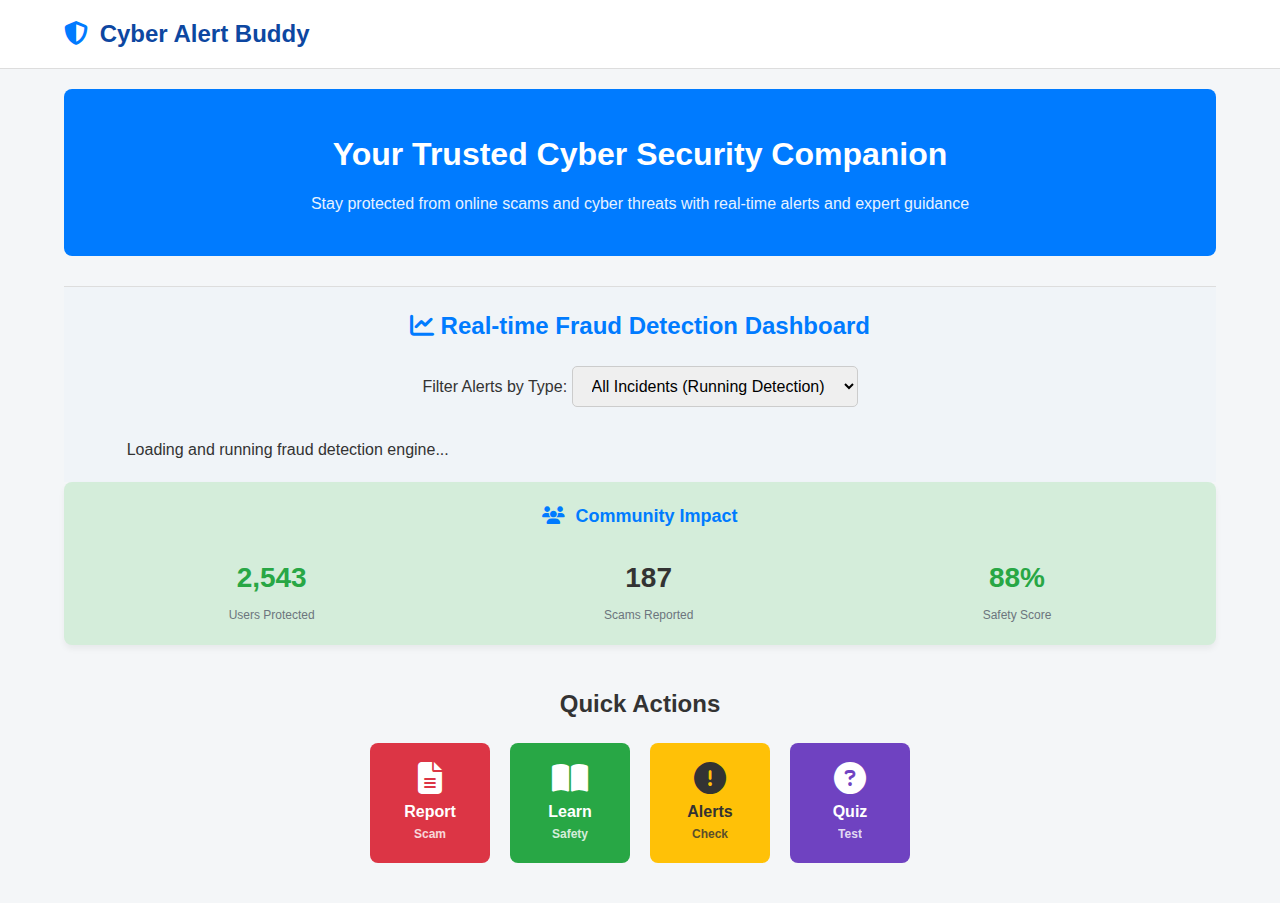
<file: index.html>
<!DOCTYPE html>
<html lang="en">
<head>
    <meta charset="UTF-8">
    <meta name="viewport" content="width=device-width, initial-scale=1.0">
    <title>Cyber Alert Buddy - Dashboard</title>
    <link rel="stylesheet" href="styles.css">
    <link rel="stylesheet" href="https://cdnjs.cloudflare.com/ajax/libs/font-awesome/6.5.2/css/all.min.css">
</head>
<body>
    <header class="header">
        <div class="logo">
            <i class="fas fa-shield-alt"></i> Cyber Alert Buddy
        </div>
    </header>

    <main class="dashboard-main">
        <section class="hero-banner">
            <h1>Your Trusted Cyber Security Companion</h1>
            <p>Stay protected from online scams and cyber threats with real-time alerts and expert guidance</p>
        </section>
<section class="fraud-detection-section">
    <div id="accuracy-display"></div> 

    <h2 class="section-title"><i class="fas fa-chart-line"></i> Real-time Fraud Detection Dashboard</h2>

    <div class="filters">
        <label for="scam-type-filter">Filter Alerts by Type:</label>
        <select id="scam-type-filter" onchange="filterAlerts()">
            <option value="all">All Incidents (Running Detection)</option>
            <option value="Phishing">Phishing</option>
            <option value="Investment Fraud">Investment Fraud</option>
            <option value="Tech Support Scam">Tech Support Scam</option>
            <option value="Genuine Report">Safe/Genuine</option>
        </select>
    </div>

    <div id="alerts-container" class="alerts-grid">
        <p style="text-align:center;">Loading and running fraud detection engine...</p>
    </div>
</section>

                <div class="card community-impact">
                    <h2 class="card-title"><i class="fas fa-users"></i> Community Impact</h2>
                    <div class="impact-stats">
                        <div class="stat-item">
                            <span class="stat-number green-text">2,543</span>
                            <span class="stat-label">Users Protected</span>
                        </div>
                        <div class="stat-item">
                            <span class="stat-number">187</span>
                            <span class="stat-label">Scams Reported</span>
                        </div>
                        <div class="stat-item">
                            <span class="stat-number green-text">88%</span>
                            <span class="stat-label">Safety Score</span>
                        </div>
                    </div>
                </div>
            </div>
        </div>
        
        <section class="quick-actions">
            <h2>Quick Actions</h2>
            <div class="actions-grid">
                <a href="#" class="action-item red-bg">
                    <i class="fas fa-file-alt"></i>
                    <span>Report</span>
                    <small>Scam</small>
                </a>
                <a href="learning.html" class="action-item green-bg">
                    <i class="fas fa-book-open"></i>
                    <span>Learn</span>
                    <small>Safety</small>
                </a>
                <a href="#" class="action-item yellow-bg">
                    <i class="fas fa-exclamation-circle"></i>
                    <span>Alerts</span>
                    <small>Check</small>
                </a>
                <a href="#" class="action-item purple-bg">
                    <i class="fas fa-question-circle"></i>
                    <span>Quiz</span>
                    <small>Test</small>
                </a>
            </div>
        </section>
    </main>
    <script src="script.js"></script>
</body>
</html>
</file>
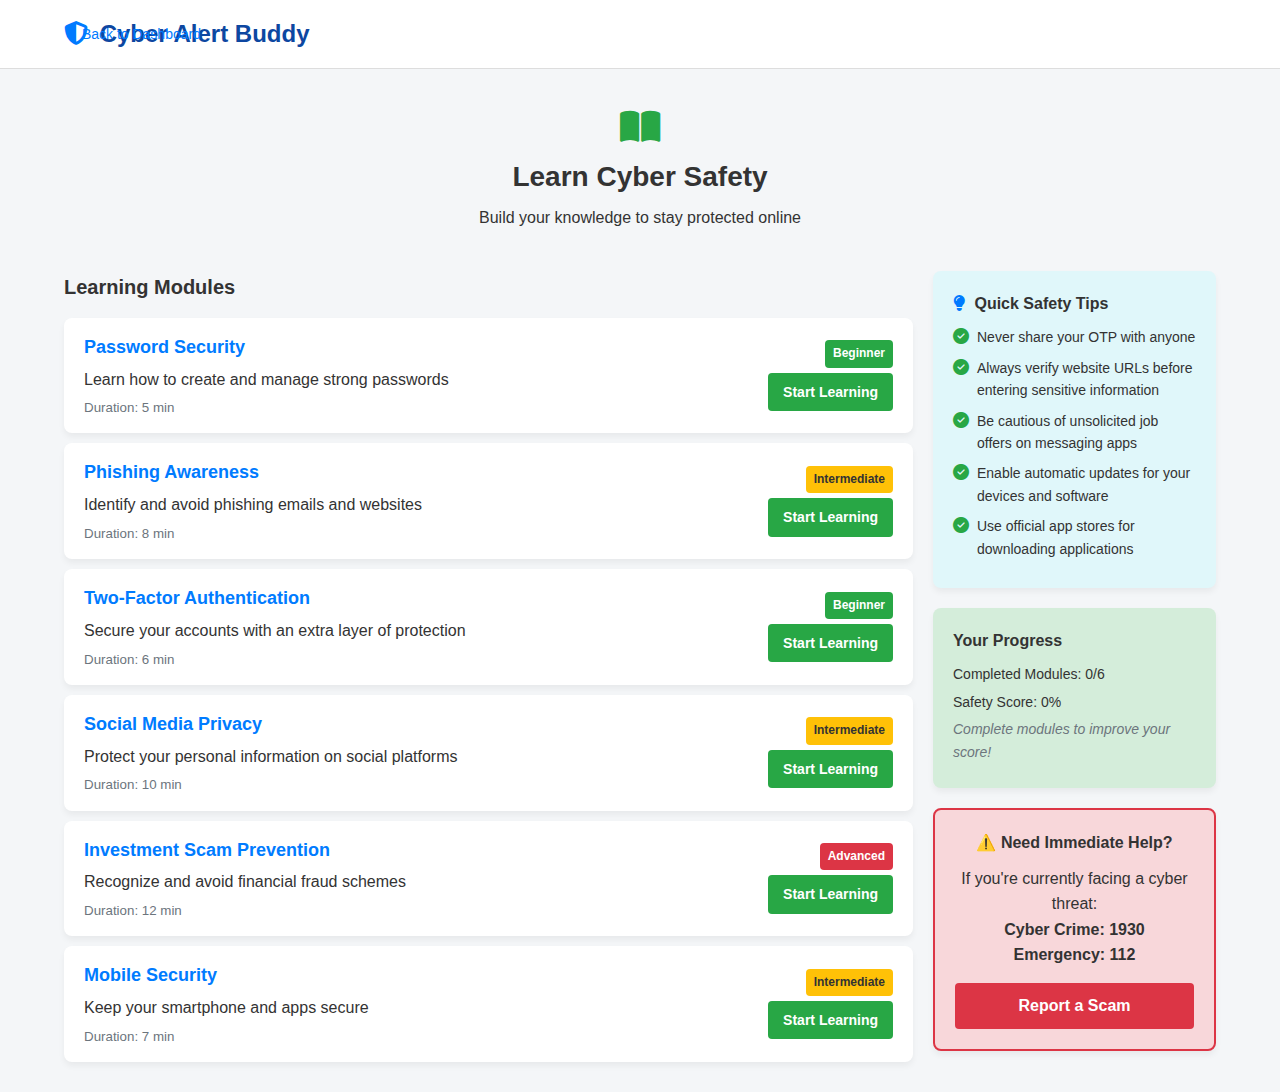
<file: learning.html>
<!DOCTYPE html>
<html lang="en">
<head>
    <meta charset="UTF-8">
    <meta name="viewport" content="width=device-width, initial-scale=1.0">
    <title>Cyber Alert Buddy - Learn Safety</title>
    <link rel="stylesheet" href="styles.css">
    <link rel="stylesheet" href="https://cdnjs.cloudflare.com/ajax/libs/font-awesome/6.5.2/css/all.min.css">
</head>
<body>
    <header class="header">
        <div class="logo">
            <i class="fas fa-shield-alt"></i> Cyber Alert Buddy
        </div>
        <a href="index.html" class="back-link">← Back to Dashboard</a>
    </header>

    <main class="learning-main">
        <div class="learning-header">
            <i class="fas fa-book-open"></i>
            <h2>Learn Cyber Safety</h2>
            <p>Build your knowledge to stay protected online</p>
        </div>

        <div class="learning-content-grid">
            <section class="learning-modules">
                <h3>Learning Modules</h3>
                
                <div class="module-item">
                    <div class="module-info">
                        <h4>Password Security</h4>
                        <p>Learn how to create and manage strong passwords</p>
                        <small>Duration: 5 min</small>
                    </div>
                    <div class="module-action">
                        <span class="badge beginner-badge">Beginner</span>
                        <a href="#" class="button start-learning-button">Start Learning</a>
                    </div>
                </div>

                <div class="module-item">
                    <div class="module-info">
                        <h4>Phishing Awareness</h4>
                        <p>Identify and avoid phishing emails and websites</p>
                        <small>Duration: 8 min</small>
                    </div>
                    <div class="module-action">
                        <span class="badge intermediate-badge">Intermediate</span>
                        <a href="#" class="button start-learning-button">Start Learning</a>
                    </div>
                </div>
                
                <div class="module-item">
                    <div class="module-info">
                        <h4>Two-Factor Authentication</h4>
                        <p>Secure your accounts with an extra layer of protection</p>
                        <small>Duration: 6 min</small>
                    </div>
                    <div class="module-action">
                        <span class="badge beginner-badge">Beginner</span>
                        <a href="#" class="button start-learning-button">Start Learning</a>
                    </div>
                </div>

                <div class="module-item">
                    <div class="module-info">
                        <h4>Social Media Privacy</h4>
                        <p>Protect your personal information on social platforms</p>
                        <small>Duration: 10 min</small>
                    </div>
                    <div class="module-action">
                        <span class="badge intermediate-badge">Intermediate</span>
                        <a href="#" class="button start-learning-button">Start Learning</a>
                    </div>
                </div>

                <div class="module-item">
                    <div class="module-info">
                        <h4>Investment Scam Prevention</h4>
                        <p>Recognize and avoid financial fraud schemes</p>
                        <small>Duration: 12 min</small>
                    </div>
                    <div class="module-action">
                        <span class="badge advanced-badge">Advanced</span>
                        <a href="#" class="button start-learning-button">Start Learning</a>
                    </div>
                </div>
                
                <div class="module-item">
                    <div class="module-info">
                        <h4>Mobile Security</h4>
                        <p>Keep your smartphone and apps secure</p>
                        <small>Duration: 7 min</small>
                    </div>
                    <div class="module-action">
                        <span class="badge intermediate-badge">Intermediate</span>
                        <a href="#" class="button start-learning-button">Start Learning</a>
                    </div>
                </div>

            </section>
            
            <aside class="learning-sidebar">
                
                <div class="card tips-box blue-bg-light">
                    <h4><i class="fas fa-lightbulb"></i> Quick Safety Tips</h4>
                    <ul>
                        <li><i class="fas fa-check-circle"></i> Never share your OTP with anyone</li>
                        <li><i class="fas fa-check-circle"></i> Always verify website URLs before entering sensitive information</li>
                        <li><i class="fas fa-check-circle"></i> Be cautious of unsolicited job offers on messaging apps</li>
                        <li><i class="fas fa-check-circle"></i> Enable automatic updates for your devices and software</li>
                        <li><i class="fas fa-check-circle"></i> Use official app stores for downloading applications</li>
                    </ul>
                </div>
                
                <div class="card progress-box green-bg-light">
                    <h4>Your Progress</h4>
                    <p>Completed Modules: <span>0/6</span></p>
                    <p>Safety Score: <span>0%</span></p>
                    <p class="progress-message">Complete modules to improve your score!</p>
                </div>
                
                <div class="card help-box red-bg-light">
                    <h4>⚠️ Need Immediate Help?</h4>
                    <p>If you're currently facing a cyber threat:</p>
                    <p><strong>Cyber Crime: 1930</strong></p>
                    <p><strong>Emergency: 112</strong></p>
                    <a href="#" class="button report-scam-button">Report a Scam</a>
                </div>

            </aside>
        </div>
    </main>
</body>
</html>
</file>
<file: styles.css>
/* Base Styles */
:root {
    --primary-blue: #007bff;
    --dark-blue: #0d47a1;
    --light-blue: #e0f7fa;
    --red: #dc3545;
    --light-red: #f8d7da;
    --yellow: #ffc107;
    --light-yellow: #fff3cd;
    --green: #28a745;
    --light-green: #d4edda;
    --purple: #6f42c1;
    --text-dark: #333;
    --text-light: #fff;
    --border-color: #ddd;
    --card-shadow: 0 4px 6px rgba(0, 0, 0, 0.05);
}

* {
    box-sizing: border-box;
    margin: 0;
    padding: 0;
    font-family: Arial, sans-serif;
}

body {
    background-color: #f4f6f8;
    color: var(--text-dark);
    line-height: 1.6;
}

.header {
    background-color: var(--text-light);
    padding: 15px 5%;
    border-bottom: 1px solid var(--border-color);
    display: flex;
    justify-content: space-between;
    align-items: center;
    position: relative;
}

.logo {
    font-size: 24px;
    font-weight: bold;
    color: var(--dark-blue);
}

.logo i {
    color: var(--primary-blue);
    margin-right: 5px;
}

.back-link {
    font-size: 14px;
    color: var(--primary-blue);
    text-decoration: none;
    position: absolute;
    left: 5%;
    top: 50%;
    transform: translateY(-50%);
}

.card {
    background-color: var(--text-light);
    border-radius: 8px;
    padding: 20px;
    margin-bottom: 20px;
    box-shadow: var(--card-shadow);
}

.card-title {
    font-size: 18px;
    font-weight: 600;
    margin-bottom: 15px;
    color: var(--primary-blue);
}

.card-title i {
    margin-right: 5px;
    color: var(--primary-blue);
}

/* General Buttons */
.button {
    display: inline-block;
    padding: 10px 20px;
    border-radius: 4px;
    text-decoration: none;
    font-weight: bold;
    text-align: center;
    transition: background-color 0.2s;
    cursor: pointer;
    border: none;
}

.primary-button {
    background-color: var(--primary-blue);
    color: var(--text-light);
}

.secondary-button {
    background-color: #e9ecef;
    color: var(--text-dark);
}

.primary-button:hover { background-color: var(--dark-blue); }
.secondary-button:hover { background-color: #ced4da; }

/* ------------------- DASHBOARD STYLES ------------------- */
.dashboard-main {
    padding: 20px 5%;
}

.hero-banner {
    background-color: var(--primary-blue);
    color: var(--text-light);
    padding: 40px;
    border-radius: 8px;
    text-align: center;
    margin-bottom: 30px;
}

.hero-banner h1 {
    font-size: 32px;
    margin-bottom: 10px;
}

.hero-banner p {
    opacity: 0.9;
}

.content-grid {
    display: grid;
    grid-template-columns: 2fr 1fr; /* Left is wider than right */
    gap: 20px;
}

/* Emergency Contacts */
.contact-item {
    padding: 15px;
    border-radius: 6px;
    margin-top: 10px;
    color: var(--text-light);
}

.red-bg {
    background-color: var(--red);
}

.contact-item h3 {
    margin-bottom: 5px;
    font-size: 16px;
}

.contact-item p {
    font-size: 24px;
    font-weight: bold;
}

/* Alerts */
.alerts-container .card-title {
    color: var(--red);
}
.alerts-container .card-title i {
    color: var(--red);
}

.alert-item {
    padding: 10px;
    border-radius: 6px;
    margin-bottom: 10px;
}

.alert-item h4 {
    font-size: 16px;
    font-weight: 600;
    margin-bottom: 3px;
}

.red-alert { background-color: var(--light-red); border-left: 5px solid var(--red); }
.yellow-alert { background-color: var(--light-yellow); border-left: 5px solid var(--yellow); }
.blue-alert { background-color: var(--light-blue); border-left: 5px solid var(--primary-blue); }
.light-blue-alert { background-color: var(--light-blue); border-left: 5px solid var(--green); }

/* Community Impact */
.community-impact {
    text-align: center;
    background-color: var(--light-green); /* Inferred background for the box */
}

.impact-stats {
    display: flex;
    justify-content: space-around;
    padding-top: 10px;
}

.stat-item {
    display: flex;
    flex-direction: column;
    align-items: center;
}

.stat-number {
    font-size: 28px;
    font-weight: bold;
    margin-bottom: 5px;
}

.green-text { color: var(--green); }

.stat-label {
    font-size: 12px;
    color: #6c757d;
}

/* Quick Actions */
.quick-actions {
    text-align: center;
    padding: 20px 0;
}

.actions-grid {
    display: flex;
    justify-content: center;
    gap: 20px;
    margin-top: 20px;
}

.action-item {
    display: flex;
    flex-direction: column;
    align-items: center;
    justify-content: center;
    width: 120px;
    height: 120px;
    border-radius: 8px;
    color: var(--text-light);
    text-decoration: none;
    transition: transform 0.2s;
    font-weight: bold;
}

.action-item:hover {
    transform: translateY(-5px);
}

.action-item i {
    font-size: 32px;
    margin-bottom: 5px;
}

.action-item span {
    font-size: 16px;
}

.action-item small {
    font-size: 12px;
    opacity: 0.8;
}

.quick-actions .red-bg { background-color: var(--red); }
.quick-actions .green-bg { background-color: var(--green); }
.quick-actions .yellow-bg { background-color: var(--yellow); color: var(--text-dark); }
.quick-actions .purple-bg { background-color: var(--purple); }


/* ------------------- LEARNING STYLES ------------------- */
.learning-main {
    padding: 20px 5%;
}

.learning-header {
    text-align: center;
    padding: 20px 0 40px;
}

.learning-header i {
    font-size: 36px;
    color: var(--green);
    margin-bottom: 10px;
}

.learning-header h2 {
    font-size: 28px;
    margin-bottom: 5px;
}

.learning-content-grid {
    display: grid;
    grid-template-columns: 3fr 1fr; /* Modules wider than sidebar */
    gap: 20px;
}

.learning-modules h3 {
    font-size: 20px;
    margin-bottom: 15px;
}

.module-item {
    display: flex;
    justify-content: space-between;
    align-items: center;
    background-color: var(--text-light);
    padding: 15px 20px;
    margin-bottom: 10px;
    border-radius: 8px;
    box-shadow: var(--card-shadow);
}

.module-info h4 {
    font-size: 18px;
    color: var(--primary-blue);
    margin-bottom: 5px;
}

.module-info small {
    color: #6c757d;
    display: block;
    margin-top: 5px;
}

.module-action {
    display: flex;
    flex-direction: column;
    align-items: flex-end;
}

.badge {
    padding: 4px 8px;
    border-radius: 4px;
    font-size: 12px;
    font-weight: bold;
    margin-bottom: 5px;
}

.beginner-badge { background-color: var(--green); color: var(--text-light); }
.intermediate-badge { background-color: var(--yellow); color: var(--text-dark); }
.advanced-badge { background-color: var(--red); color: var(--text-light); }

.start-learning-button {
    background-color: var(--green);
    color: var(--text-light);
    padding: 8px 15px;
    font-size: 14px;
    width: auto;
}

.start-learning-button:hover {
    background-color: #1e7e34;
}

/* Learning Sidebar */
.tips-box, .progress-box, .help-box {
    padding: 20px;
    border-radius: 8px;
    margin-bottom: 20px;
    box-shadow: var(--card-shadow);
}

.tips-box h4, .progress-box h4, .help-box h4 {
    font-size: 16px;
    font-weight: bold;
    margin-bottom: 10px;
}

.tips-box h4 i { color: var(--primary-blue); margin-right: 5px; }

.blue-bg-light { background-color: var(--light-blue); }
.green-bg-light { background-color: var(--light-green); }
.red-bg-light { background-color: var(--light-red); }

.tips-box ul {
    list-style: none;
}

.tips-box ul li {
    font-size: 14px;
    margin-bottom: 8px;
    display: flex;
    align-items: flex-start;
}

.tips-box ul li i {
    color: var(--green);
    margin-right: 8px;
    font-size: 16px;
    margin-top: 2px;
}

.progress-box p {
    font-size: 14px;
    margin-bottom: 5px;
}

.progress-message {
    font-style: italic;
    color: #6c757d;
}

.help-box {
    border: 2px solid var(--red); /* Emphasize the border */
    text-align: center;
}

.report-scam-button {
    background-color: var(--red);
    color: var(--text-light);
    padding: 10px;
    margin-top: 15px;
    width: 100%;
}
/* --- New Detection Dashboard Styles --- */

.fraud-detection-section {
    padding: 20px 5%;
    background-color: #f0f4f8; 
    margin-top: 20px;
    border-top: 1px solid var(--border-color);
}

.section-title {
    text-align: center;
    color: var(--primary-blue);
    margin-bottom: 20px;
}

/* Accuracy Meter Box (Crucial for 90% claim) */
.accuracy-meter-box {
    text-align: center;
    margin: 20px auto;
    padding: 15px;
    border: 2px solid var(--green);
    max-width: 450px;
    border-radius: 8px;
    background-color: var(--light-green); 
    box-shadow: var(--card-shadow);
}

.meter-title {
    font-size: 1.1em;
    margin-bottom: 5px;
}

.meter-score {
    font-size: 1.8em;
    font-weight: bold;
    color: var(--green);
}

.meter-note {
    font-size: 0.8em;
    color: #555;
    margin-top: 5px;
}

/* Filter Styles */
.filters {
    text-align: center;
    margin-bottom: 30px;
}

#scam-type-filter {
    padding: 10px 15px;
    border: 1px solid #ccc;
    border-radius: 5px;
    font-size: 1em;
    cursor: pointer;
}

/* Alerts Grid Layout (Responsiveness) */
.alerts-grid {
    display: grid;
    grid-template-columns: 1fr; /* Default 1 column */
    gap: 20px;
    max-width: 1200px;
    margin: 0 auto;
}

/* Tablet view */
@media (min-width: 768px) {
    .alerts-grid {
        grid-template-columns: repeat(2, 1fr); 
    }
}

/* Desktop view */
@media (min-width: 1024px) {
    .alerts-grid {
        grid-template-columns: repeat(3, 1fr); 
    }
}

/* Alert Card Styling */
.alert-card-item {
    background-color: #ffffff;
    border-radius: 8px;
    box-shadow: 0 4px 8px rgba(0, 0, 0, 0.1);
    padding: 20px;
    transition: transform 0.3s;
    border-left: 5px solid var(--primary-blue);
}

.alert-card-item:hover {
    transform: translateY(-3px);
}

.card-header-dynamic {
    display: flex;
    justify-content: space-between;
    align-items: center;
    margin-bottom: 10px;
    border-bottom: 1px dashed #eee;
    padding-bottom: 8px;
}

.scam-type-tag {
    background-color: var(--primary-blue);
    color: white;
    padding: 4px 8px;
    border-radius: 4px;
    font-size: 0.8em;
    font-weight: bold;
}

.card-body-dynamic h3 {
    margin-top: 0;
    color: #333;
    font-size: 1.1em;
}

.card-footer-dynamic {
    display: flex;
    justify-content: space-between;
    align-items: center;
    margin-top: 15px;
    padding-top: 10px;
    border-top: 1px solid #eee;
}

.status {
    font-weight: bold;
    padding: 4px 8px;
    border-radius: 4px;
    color: white;
    font-size: 0.9em;
}

/* Color Coding for Detection Status */
.status.critical {
    background-color: var(--red); /* Red for FRAUD DETECTED */
}
.status.low {
    background-color: var(--green); /* Green for SAFE/UNCERTAIN */
}

.confidence-score {
    font-weight: bold;
    color: var(--primary-blue);
    font-size: 0.9em;
}
/* --- Quiz Modal Styles --- */
.modal {
    display: none; /* Hidden by default */
    position: fixed; 
    z-index: 1000; /* Must be on top of everything */
    left: 0;
    top: 0;
    width: 100%;
    height: 100%;
    overflow: auto;
    background-color: rgba(0,0,0,0.7); /* Dark semi-transparent background */
}

.modal-content {
    background-color: #fefefe;
    margin: 5% auto; /* 5% from the top and centered */
    padding: 30px;
    border: 1px solid #888;
    width: 80%; /* Width of the modal */
    max-width: 800px;
    border-radius: 10px;
    box-shadow: 0 4px 8px 0 rgba(0,0,0,0.2), 0 6px 20px 0 rgba(0,0,0,0.19);
    animation: slideIn 0.5s;
}

@keyframes slideIn {
    from {top: -300px; opacity: 0}
    to {top: 0; opacity: 1}
}

.close-btn {
    color: #aaa;
    float: right;
    font-size: 28px;
    font-weight: bold;
}

.close-btn:hover,
.close-btn:focus {
    color: #000;
    text-decoration: none;
    cursor: pointer;
}

/* --- Quiz Element Styles --- */
#quiz-section h2 {
    color: #2c3e50; /* Dark heading color */
    border-bottom: 2px solid #3498db;
    padding-bottom: 10px;
    margin-bottom: 20px;
}

#question-area {
    font-size: 1.2em;
    margin-bottom: 20px;
    font-weight: 600;
    color: #2c3e50;
}

.options-grid {
    display: grid;
    grid-template-columns: 1fr; /* Stack options vertically */
    gap: 15px;
    margin-bottom: 20px;
}

.option-btn {
    background-color: #ecf0f1; /* Light gray background */
    color: #333;
    border: 2px solid #bdc3c7;
    padding: 15px;
    text-align: left;
    border-radius: 8px;
    cursor: pointer;
    transition: background-color 0.3s, border-color 0.3s;
}

.option-btn:hover:not(.selected) {
    background-color: #dfe6e9;
    border-color: #3498db;
}

/* Selected, Correct, and Incorrect Styles */
.option-btn.selected {
    border-color: #3498db;
    background-color: #e8f0fe;
}
.option-btn.correct {
    background-color: #2ecc71; /* Green for correct */
    color: white;
    border-color: #27ae60;
    pointer-events: none;
}
.option-btn.incorrect {
    background-color: #e74c3c; /* Red for incorrect */
    color: white;
    border-color: #c0392b;
    pointer-events: none;
}

.quiz-controls {
    text-align: right;
    margin-top: 20px;
}

.control-btn {
    background-color: #3498db;
    color: white;
    border: none;
    padding: 10px 20px;
    border-radius: 5px;
    cursor: pointer;
    font-size: 1em;
    transition: background-color 0.3s;
}

.control-btn:hover {
    background-color: #2980b9;
}

/* --- Progress and Result Styles --- */
#progress-bar-container {
    width: 100%;
    background-color: #e0e0e0;
    border-radius: 5px;
    margin-top: 15px;
    height: 10px;
    position: relative;
}

#progress-bar {
    height: 100%;
    width: 0%;
    background-color: #2ecc71;
    border-radius: 5px;
    transition: width 0.3s ease-in-out;
}

#progress-text {
    position: absolute;
    right: 5px;
    top: -20px;
    font-size: 0.9em;
    color: #555;
}

#result-section h3 {
    text-align: center;
    color: #2c3e50;
    margin-bottom: 20px;
}

.rating-box {
    text-align: center;
    padding: 30px;
    border-radius: 10px;
    margin: 20px auto;
    font-size: 1.5em;
    font-weight: bold;
    color: white;
    max-width: 300px;
}

/* Rating Specific Colors */
.rating-excellent { background-color: #27ae60; } /* Dark Green */
.rating-good { background-color: #2980b9; } /* Dark Blue */
.rating-fair { background-color: #f39c12; } /* Orange */
.rating-poor { background-color: #c0392b; } /* Dark Red */
</file>
